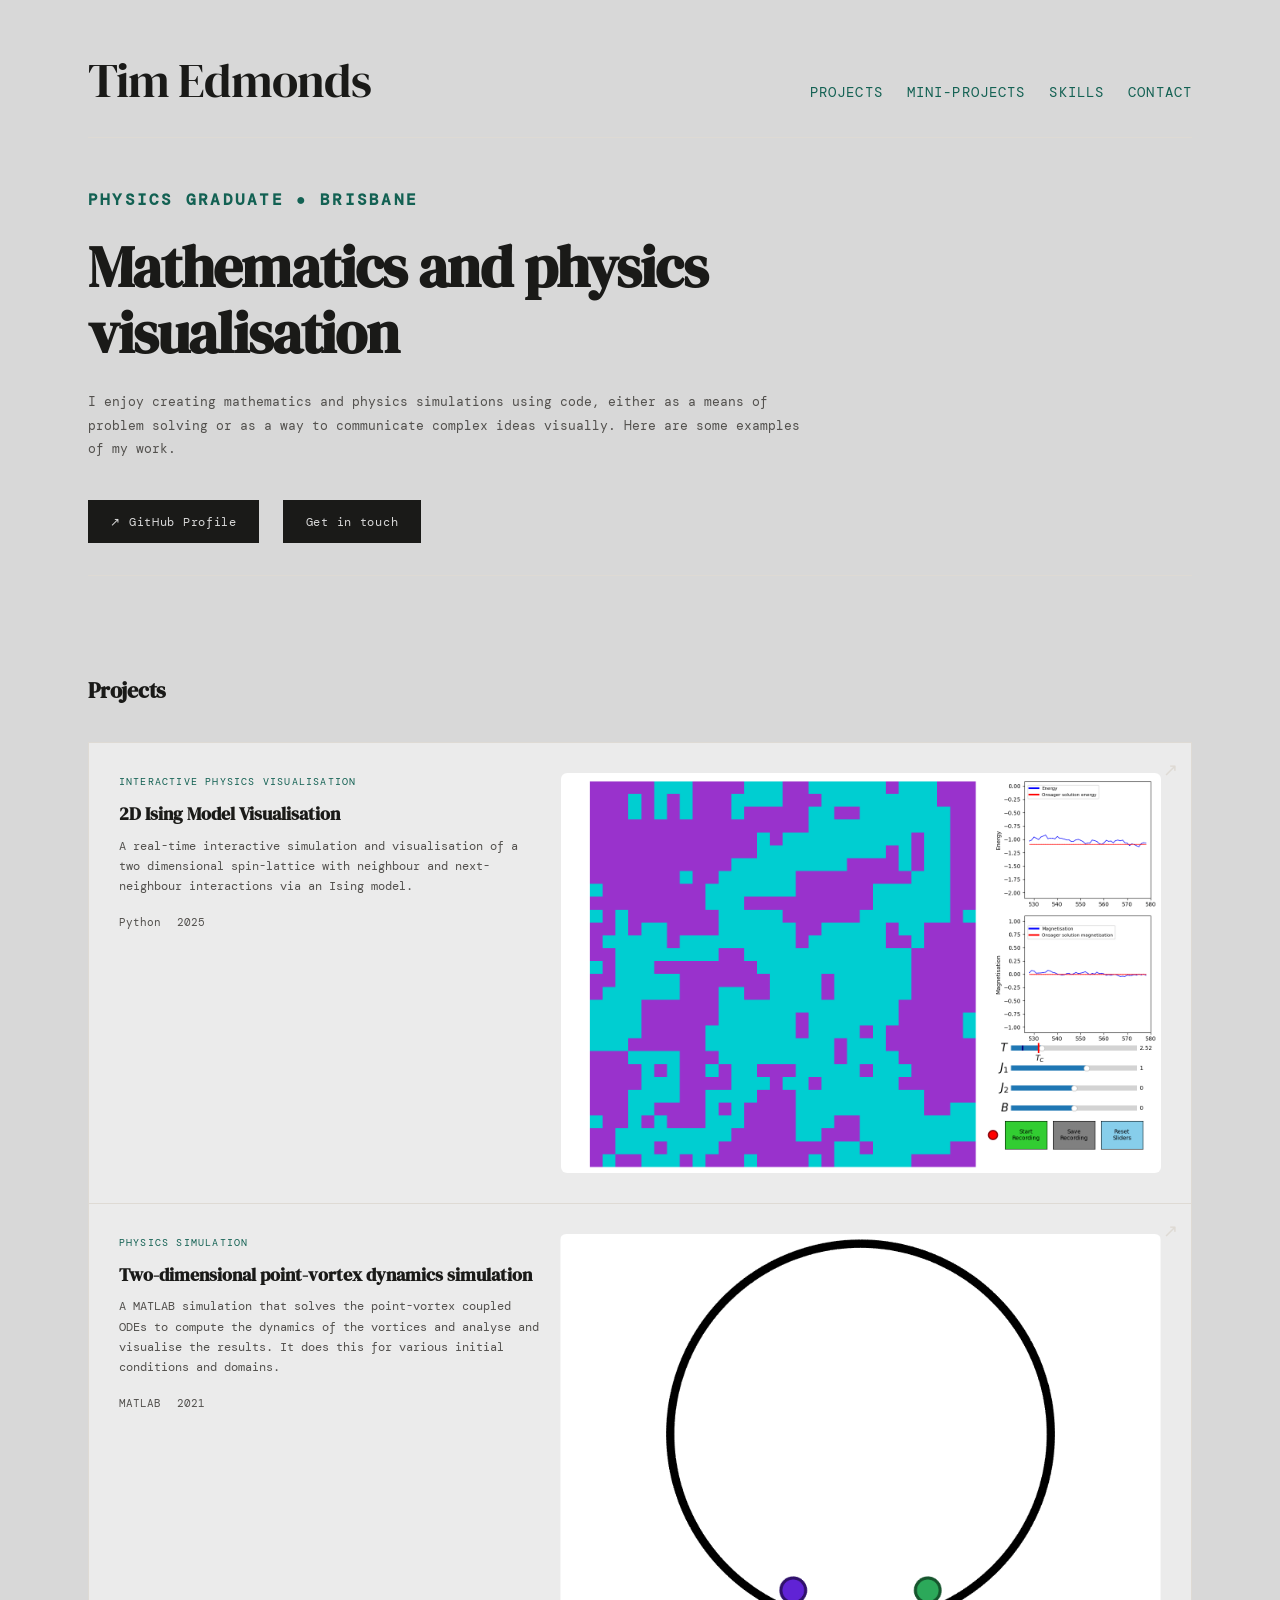
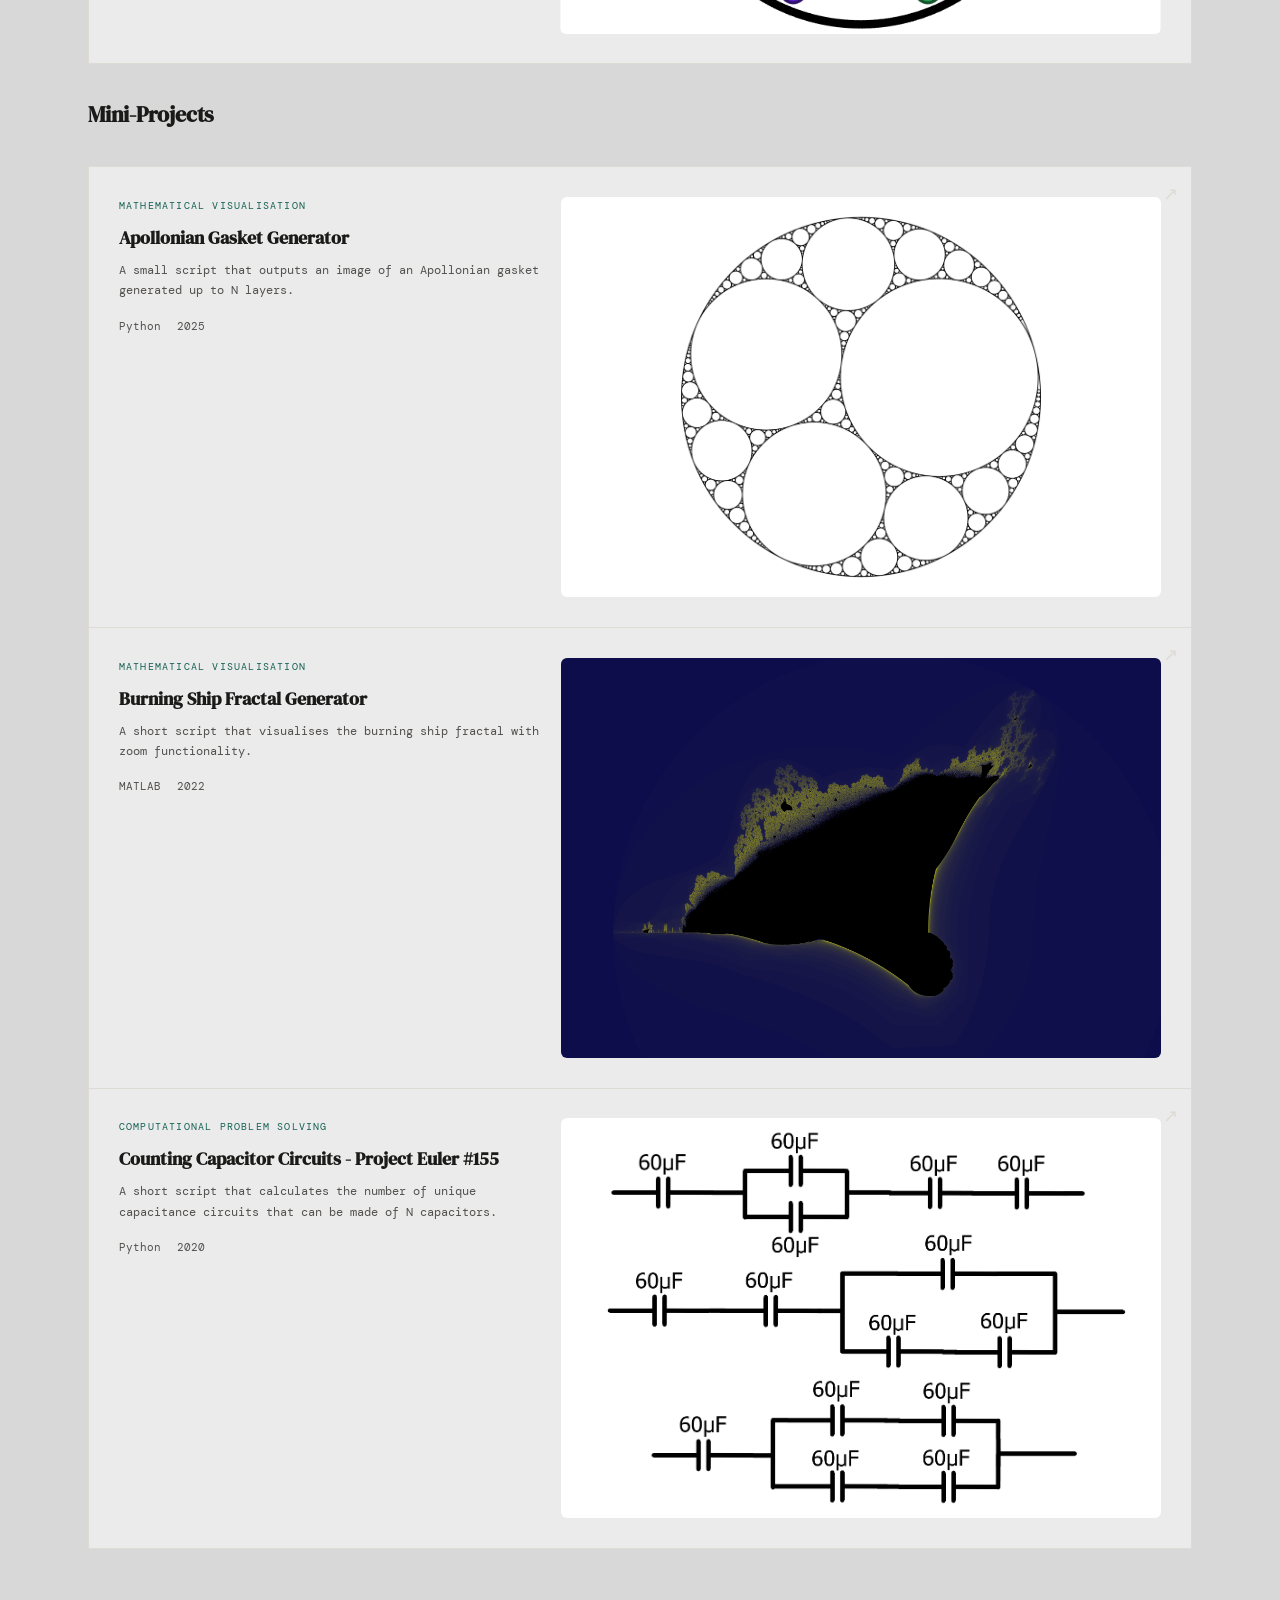
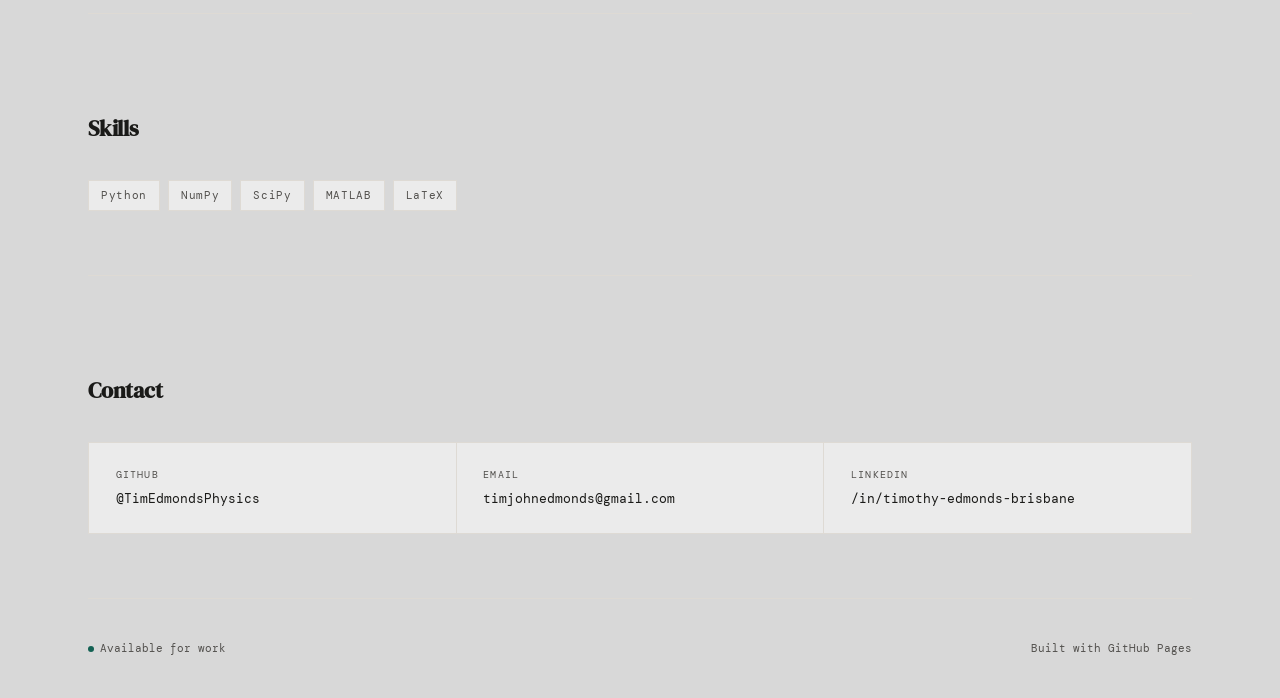
<file: index.html>
<!DOCTYPE html>
<html lang="en">
<head>
  <meta charset="UTF-8" />
  <meta name="viewport" content="width=device-width, initial-scale=1.0" />
  <title>Tim Edmonds - Portfolio</title>
  <link rel="icon" type="image/svg+xml" sizes="any" href="/favicon.svg">
  <link rel="preconnect" href="https://fonts.googleapis.com" />
  <link rel="preconnect" href="https://fonts.gstatic.com" crossorigin />
  <link href="https://fonts.googleapis.com/css2?family=DM+Serif+Display:ital@0;1&family=DM+Mono:wght@300;400&display=swap" rel="stylesheet" />
  <link rel="stylesheet" href="style.css" />
</head>
<body>

  <div class="container">

    <!-- Header -->
    <header>
      <div class="header-inner">
        <div class="site-name">Tim Edmonds</div>
        <nav>
          <a href="#projects">Projects</a>
          <a href="#miniprojects">Mini-Projects</a>
          <a href="#skills">Skills</a>
          <a href="#contact">Contact</a>
        </nav>
      </div>
    </header>

    <!-- Hero -->
    <section class="hero" id="home">
      <p class="hero-label">Physics Graduate ● Brisbane</p>
      <h1>Mathematics and physics visualisation</h1>
      <p>
        I enjoy creating mathematics and physics simulations using code,
        either as a means of problem solving or as a way to communicate complex ideas visually.
        Here are some examples of my work.
      </p>
      <div class="cta-row">
        <a href="https://github.com/TimEdmondsPhysics" class="btn" target="_blank">
          ↗ GitHub Profile
        </a>
        <a href="#contact" class="btn">Get in touch</a>
      </div>
    </section>

    <!-- Projects -->
    <section class="section" >
      <div class="section-header" id="projects">
        <h2 class="section-title">Projects</h2>
      </div>

      <div class="projects-grid">

        <a href="https://timedmondsphysics.github.io/2DIsingModel.html" class="project-card" target="_blank">
          <div>
            <p class="project-tag">Interactive Physics Visualisation</p>
            <h3 class="project-name">2D Ising Model Visualisation</h3>
            <p class="project-desc">A real-time interactive simulation and visualisation of a two dimensional spin-lattice
              with neighbour and next-neighbour interactions via an Ising model.</p>
            <div class="project-meta">
              <span>Python</span>
              <span>2025</span>
            </div>
          </div>
          <div class="project-images">
            <img src="./media/ising_model/ising_model_gif.gif" alt="Ising model screenshot" />
          </div>
          <span class="project-arrow">↗</span>
        </a>

        <a href="https://timedmondsphysics.github.io/2DPointVortexModel.html" class="project-card" target="_blank">
          <div>
            <p class="project-tag">Physics Simulation</p>
            <h3 class="project-name">Two-dimensional point-vortex dynamics simulation</h3>
            <p class="project-desc">A MATLAB simulation that solves the point-vortex coupled ODEs to compute the dynamics of the
              vortices and analyse and visualise the results. It does this for various initial conditions and domains.
            </p>
            <div class="project-meta">
              <span>MATLAB</span>
              <span>2021</span>
            </div>
          </div>
          <div class="project-images">
            <img src="./media/point_vortex_model/animationExampleCircle.gif" alt="Two vortex solution" />
          </div>
          <span class="project-arrow">↗</span>
        </a>

      </div>

      <div class="section-header">
        <h2 class="section-title" id="miniprojects">Mini-Projects</h2>
      </div>
      <div class="projects-grid">

        <a href="https://timedmondsphysics.github.io/ApollonianGasket.html" class="project-card" target="_blank">
          <div>
            <p class="project-tag">Mathematical Visualisation</p>
            <h3 class="project-name">Apollonian Gasket Generator</h3>
            <p class="project-desc">A small script that outputs an image of an Apollonian gasket generated up to N layers.</p>
            <div class="project-meta">
              <span>Python</span>
              <span>2025</span>
            </div>
          </div>
          <div class="project-images">
            <img src="./media/apollonian_gasket/gasket_example.png" alt="Apollonian Gasket Example" />
          </div>
          <span class="project-arrow">↗</span>
        </a>

        <a href="https://timedmondsphysics.github.io/BurningShipFractal.html" class="project-card" target="_blank">
          <div>
            <p class="project-tag">Mathematical Visualisation</p>
            <h3 class="project-name">Burning Ship Fractal Generator</h3>
            <p class="project-desc">A short script that visualises the burning ship fractal with zoom functionality.</p>
            <div class="project-meta">
              <span>MATLAB</span>
              <span>2022</span>
            </div>
          </div>
          <div class="project-images">
            <img src="./media/burning_ship/ship_1.png" alt="Burning Ship Fractal" />
          </div>
          <span class="project-arrow">↗</span>
        </a>

        <a href="https://timedmondsphysics.github.io/ProjEuler_Capacitors.html" class="project-card" target="_blank">
          <div>
            <p class="project-tag">Computational Problem Solving</p>
            <h3 class="project-name">Counting Capacitor Circuits - Project Euler #155</h3>
            <p class="project-desc">A short script that calculates the number of unique capacitance circuits that can be made of N capacitors.</p>
            <div class="project-meta">
              <span>Python</span>
              <span>2020</span>
            </div>
          </div>
          <div class="project-images">
            <img src="./media/capacitor/capacitor_circuit.png" alt="Capacitor circuit" />
          </div>
          <span class="project-arrow">↗</span>
        </a>

      </div>
    </section>

    <!-- Skills -->
    <section class="section" id="skills">
      <div class="section-header">
        <h2 class="section-title">Skills</h2>
      </div>
      <div class="skills-list">
        <span class="skill-tag">Python</span>
        <span class="skill-tag">NumPy</span>
        <span class="skill-tag">SciPy</span>
        <span class="skill-tag">MATLAB</span>
        <span class="skill-tag">LaTeX</span>
      </div>
    </section>

    <!-- Contact -->
    <section class="section" id="contact">
      <div class="section-header">
        <h2 class="section-title">Contact</h2>
      </div>
      <div class="contact-grid">
        <a href="https://github.com/TimEdmondsPhysics" class="contact-item" target="_blank">
          <p class="contact-item-label">GitHub</p>
          <p class="contact-item-value">@TimEdmondsPhysics</p>
        </a>
        <a href="mailto:timjohnedmonds@gmail.com" class="contact-item">
          <p class="contact-item-label">Email</p>
          <p class="contact-item-value">timjohnedmonds@gmail.com</p>
        </a>
        <a href="https://www.linkedin.com/in/timothy-edmonds-brisbane/" class="contact-item" target="_blank">
          <p class="contact-item-label">LinkedIn</p>
          <p class="contact-item-value">/in/timothy-edmonds-brisbane</p>
        </a>
      </div>
    </section>

    <!-- Footer -->
    <footer>
      <p><span class="footer-dot"></span>Available for work</p>
      <p>Built with GitHub Pages</p>
    </footer>

  </div>

</body>
</html>
</file>
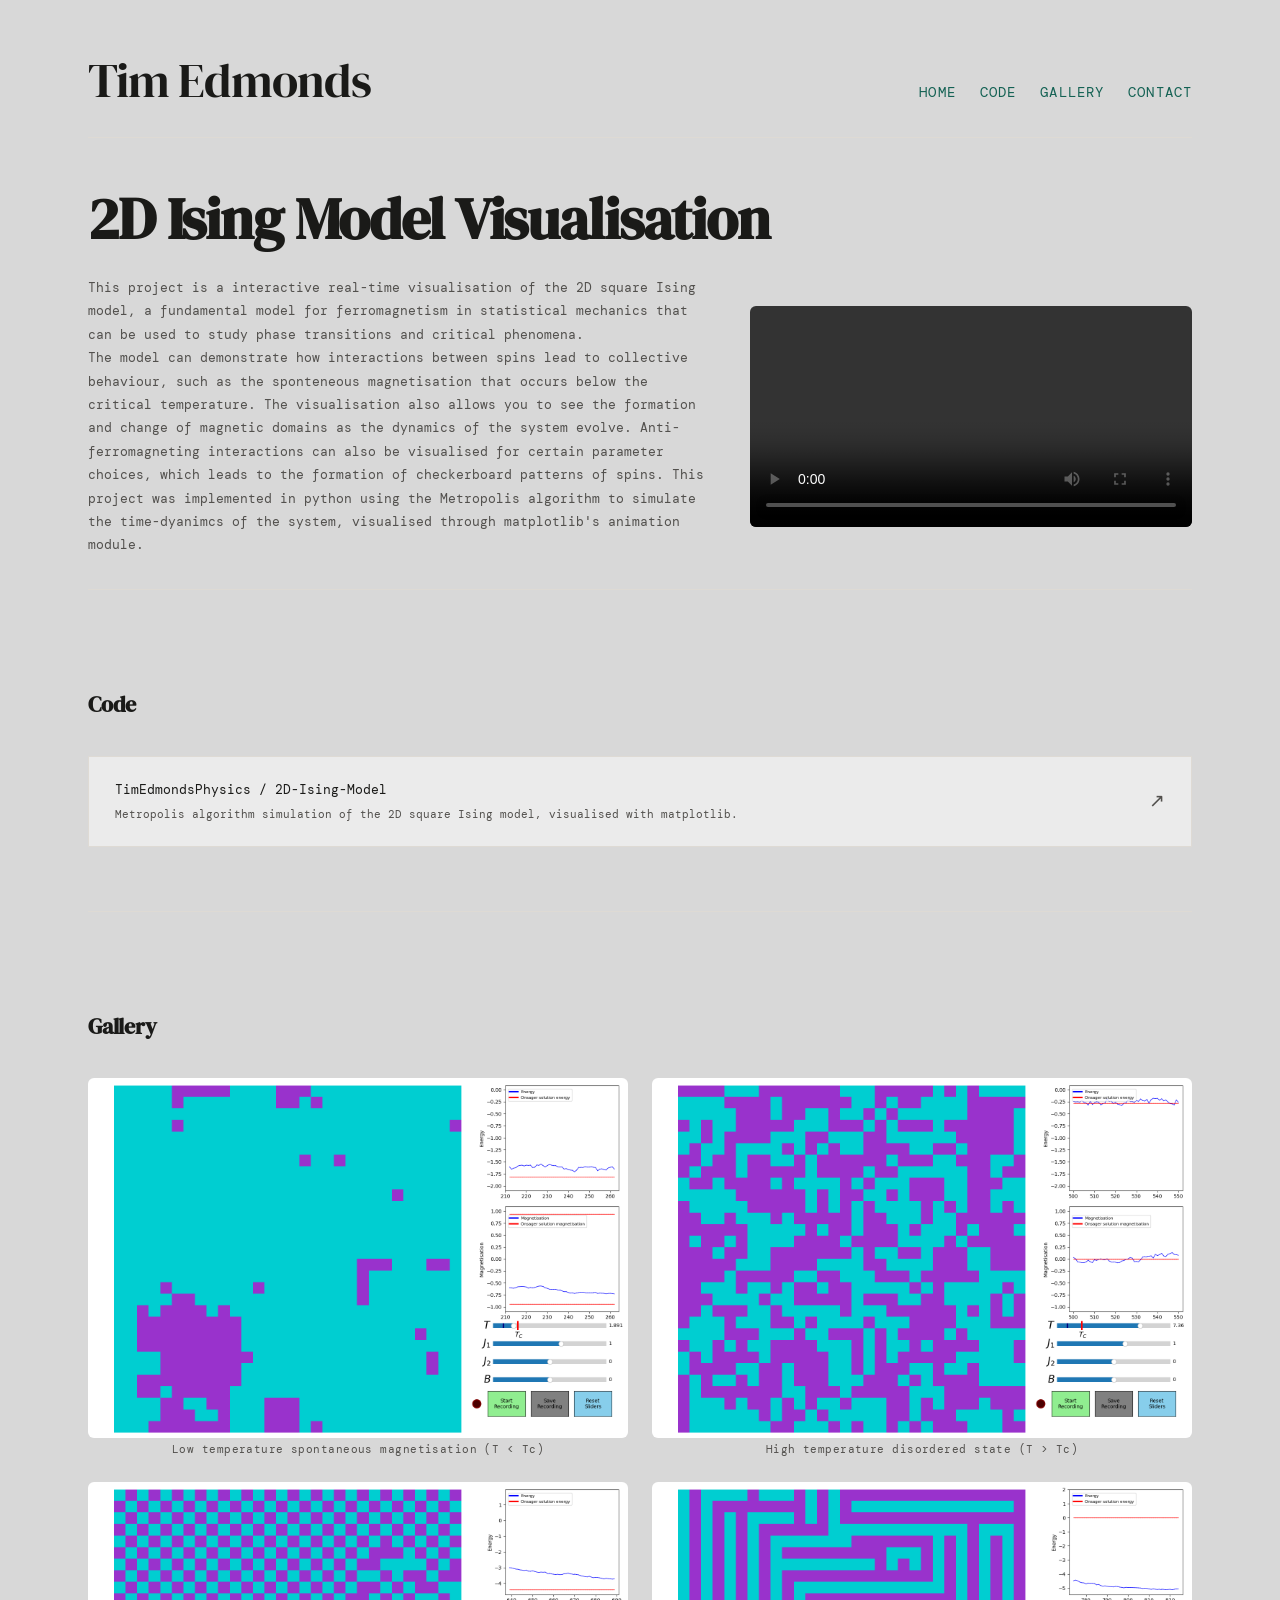
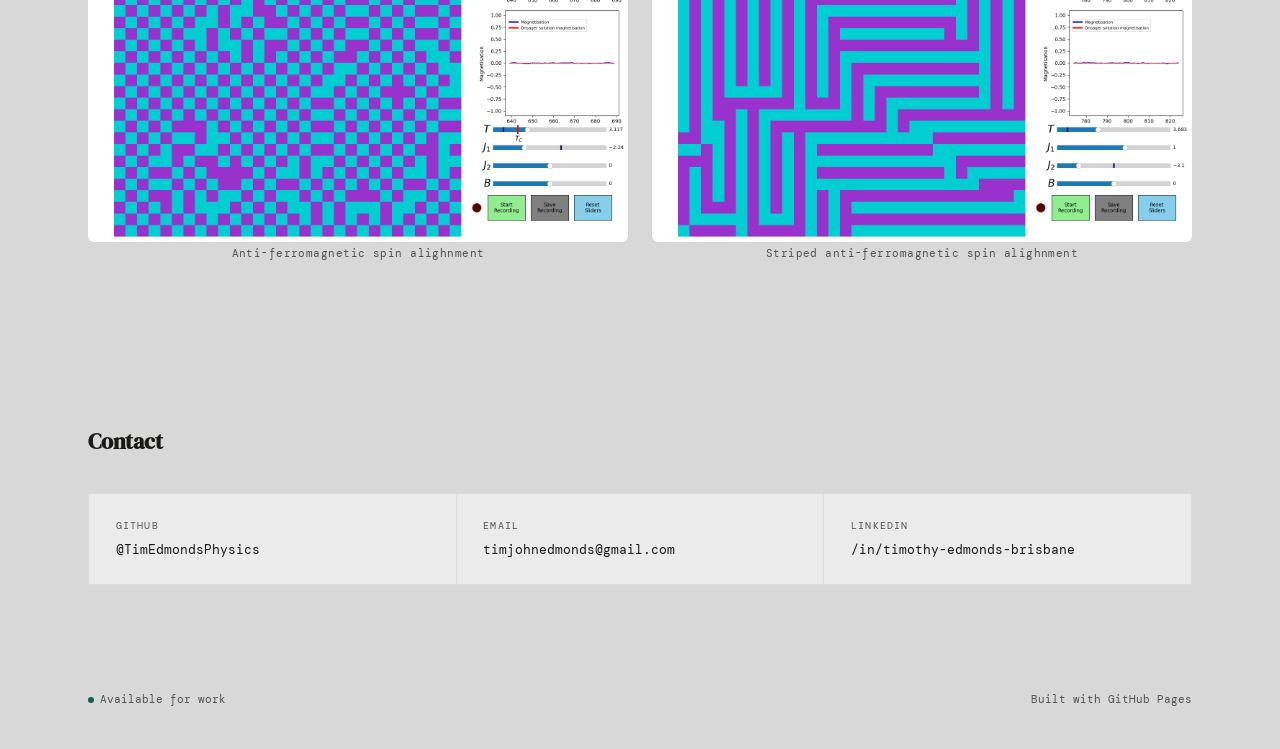
<file: 2DIsingModel.html>
<!DOCTYPE html>
<html lang="en">
<head>
  <meta charset="UTF-8" />
  <meta name="viewport" content="width=device-width, initial-scale=1.0" />
  <title>Tim Edmonds - 2D Spin Lattice</title>
  <link rel="icon" type="image/svg+xml" sizes="any" href="/favicon.svg">
  <link rel="preconnect" href="https://fonts.googleapis.com" />
  <link rel="preconnect" href="https://fonts.gstatic.com" crossorigin />
  <link href="https://fonts.googleapis.com/css2?family=DM+Serif+Display:ital@0;1&family=DM+Mono:wght@300;400&display=swap" rel="stylesheet" />
  <link rel="stylesheet" href="style.css" />
</head>
<body>

  <div class="container">

    <!-- Header -->
    <header>
      <div class="header-inner">
        <a href="https://timedmondsphysics.github.io/" style="text-decoration: none; color: inherit;" class="site-name">Tim Edmonds</a>
        <nav>
          <a href="https://timedmondsphysics.github.io/">Home</a>
          <a href="#code">Code</a>
          <a href="#gallery">Gallery</a>
          <a href="#contact">Contact</a>
        </nav>
      </div>
    </header>

    <!-- Hero -->
    <section class="hero" id="home">
      <h1>2D Ising Model Visualisation</h1>
      <div class="description-content">
      <p>
        This project is a interactive real-time visualisation of the 2D square Ising model, a fundamental model for ferromagnetism in statistical mechanics that can be used to study phase transitions and critical phenomena.<br>
        The model can demonstrate how interactions between spins lead to collective behaviour, such as the sponteneous magnetisation that occurs below the critical temperature. The visualisation also allows you to see the
        formation and change of magnetic domains as the dynamics of the system evolve. Anti-ferromagneting interactions can also be visualised for certain parameter choices, which leads to the formation of checkerboard patterns of spins.
        This project was implemented in python using the Metropolis algorithm to simulate the time-dyanimcs of the system, visualised through matplotlib's animation module.
      </p>
        <div class="project-images">
          <video controls>
            <source src="./media/ising_model/recording1.mp4" type="video/mp4" />
            Your browser does not support the video tag.
          </video>
        </div>
      </div>
    </section>

    <section class="section" id="code">
      <div class="section-header">
        <h2 class="section-title">Code</h2>
      </div>
      <a href="https://github.com/TimEdmondsPhysics/2DIsingModel" class="repo-link" target="_blank">
        <div>
          <p class="repo-link-title">TimEdmondsPhysics / 2D-Ising-Model</p>
          <p class="repo-link-desc">Metropolis algorithm simulation of the 2D square Ising model, visualised with matplotlib.</p>
        </div>
        <span class="repo-link-arrow">↗</span>
      </a>
    </section>

    <section class="section" id="gallery">
      <div class="section-header">
        <h2 class="section-title">Gallery</h2>
      </div>
      <div class="gallery-grid">
        <figure class="gallery-item">
          <img src="./media/ising_model/ising_model_1.png" alt="Low temperature state" />
          <figcaption>Low temperature spontaneous magnetisation (T < Tc)</figcaption>
        </figure>

        <figure class="gallery-item">
          <img src="./media/ising_model/ising_model_2.png" alt="High temperature state" />
          <figcaption>High temperature disordered state (T > Tc)</figcaption>
        </figure>

        <figure class="gallery-item">
          <img src="./media/ising_model/ising_model_3.png" alt="Antiferromagnetism" />
          <figcaption>Anti-ferromagnetic spin alighnment</figcaption>
        </figure>

        <figure class="gallery-item">
          <img src="./media/ising_model/ising_model_4.png" alt="Striped Antiferromagnetism" />
          <figcaption>Striped anti-ferromagnetic spin alighnment</figcaption>
        </figure>
      </div>
    </section>

    <!-- Contact -->
    <section class="section" id="contact">
      <div class="section-header">
        <h2 class="section-title">Contact</h2>
      </div>
      <div class="contact-grid">
        <a href="https://github.com/TimEdmondsPhysics" class="contact-item" target="_blank">
          <p class="contact-item-label">GitHub</p>
          <p class="contact-item-value">@TimEdmondsPhysics</p>
        </a>
        <a href="mailto:timjohnedmonds@gmail.com" class="contact-item">
          <p class="contact-item-label">Email</p>
          <p class="contact-item-value">timjohnedmonds@gmail.com</p>
        </a>
        <a href="https://www.linkedin.com/in/timothy-edmonds-brisbane/" class="contact-item" target="_blank">
          <p class="contact-item-label">LinkedIn</p>
          <p class="contact-item-value">/in/timothy-edmonds-brisbane</p>
        </a>
      </div>
    </section>

    <!-- Footer -->
    <footer>
      <p><span class="footer-dot"></span>Available for work</p>
      <p>Built with GitHub Pages</p>
    </footer>

  </div>

</body>
</html>
</file>
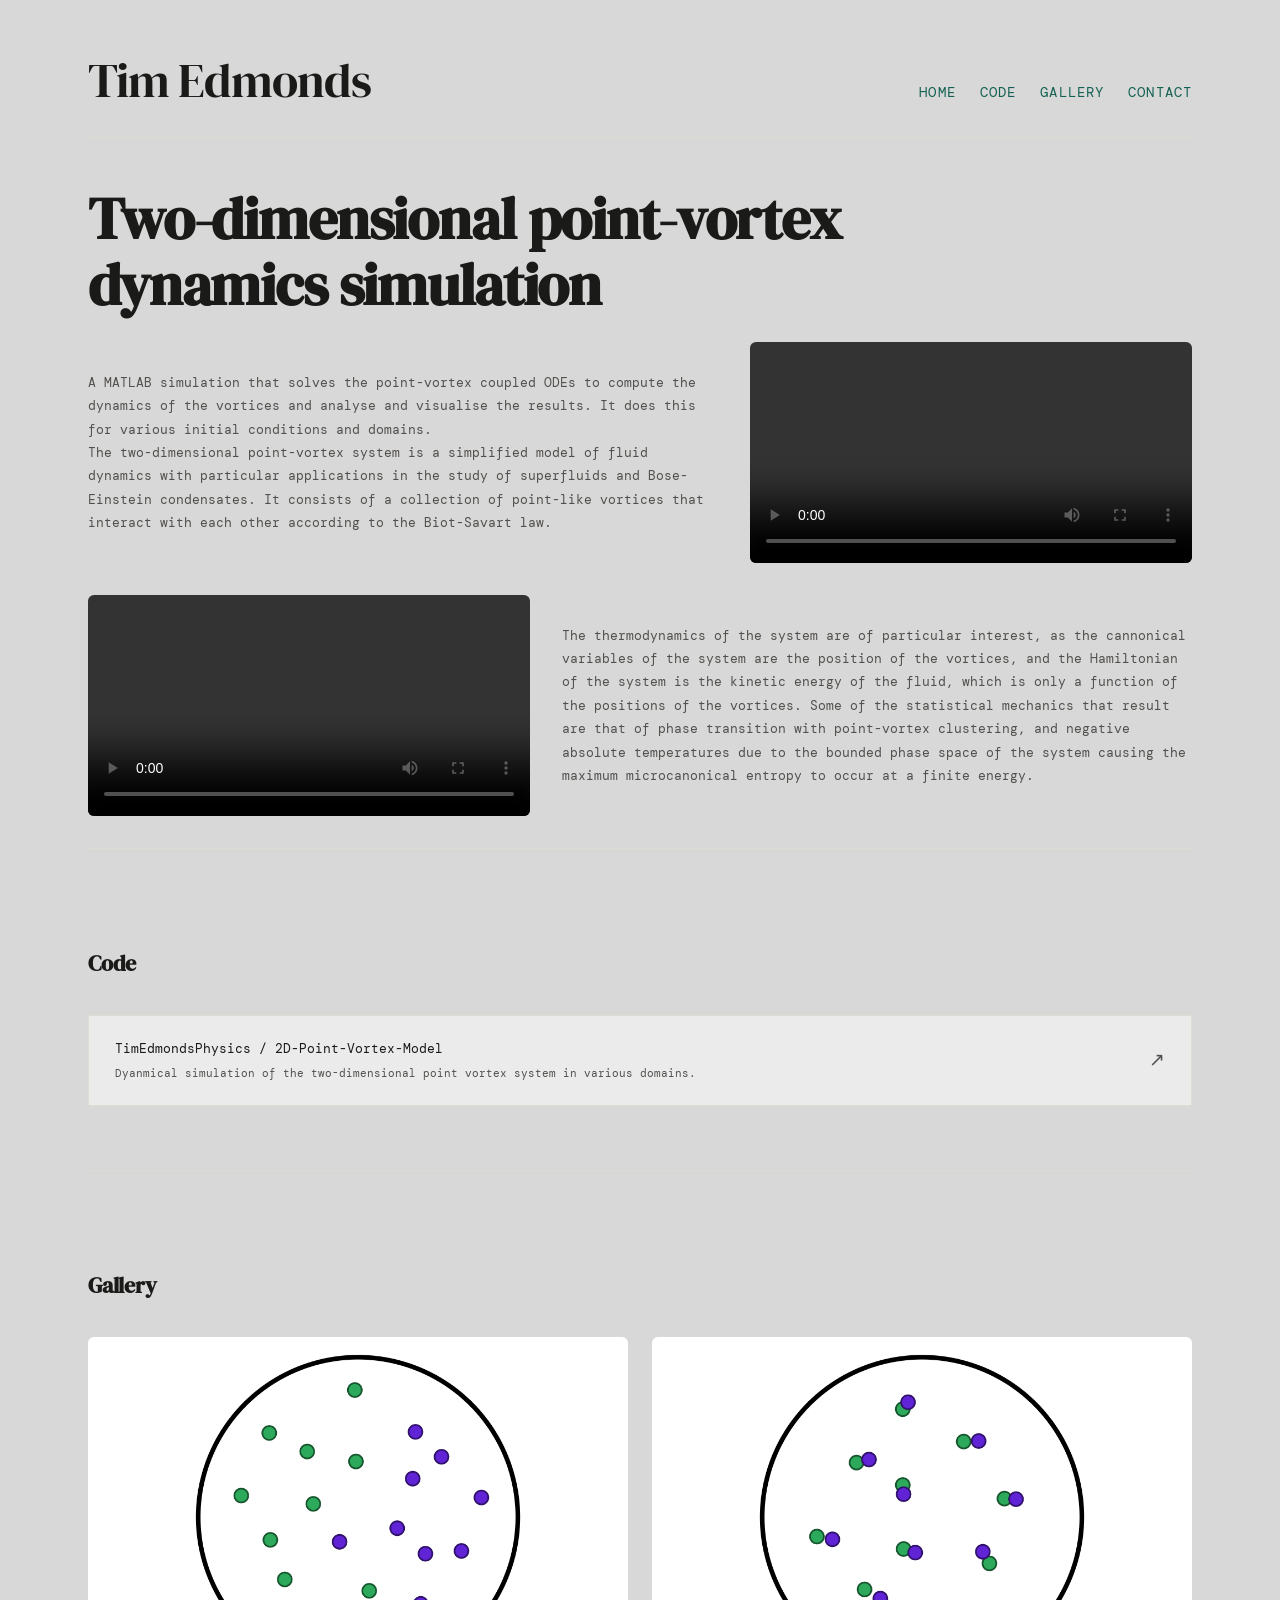
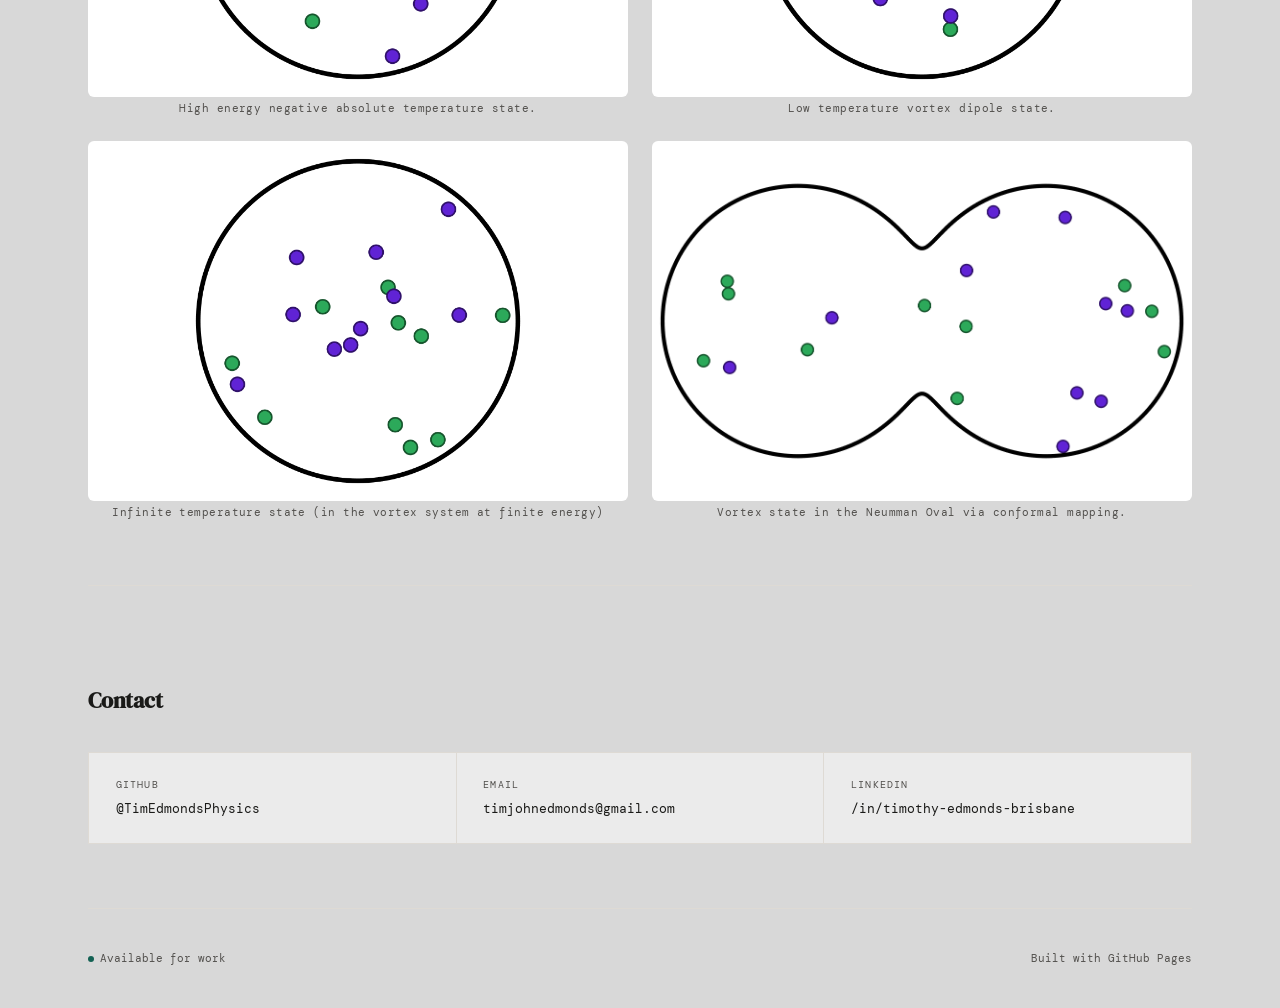
<file: 2DPointVortexModel.html>
<!DOCTYPE html>
<html lang="en">
<head>
  <meta charset="UTF-8" />
  <meta name="viewport" content="width=device-width, initial-scale=1.0" />
  <title>Tim Edmonds - 2D Point Vortices</title>
  <link rel="icon" type="image/svg+xml" sizes="any" href="/favicon.svg">
  <link rel="preconnect" href="https://fonts.googleapis.com" />
  <link rel="preconnect" href="https://fonts.gstatic.com" crossorigin />
  <link href="https://fonts.googleapis.com/css2?family=DM+Serif+Display:ital@0;1&family=DM+Mono:wght@300;400&display=swap" rel="stylesheet" />
  <link rel="stylesheet" href="style.css" />
</head>
<body>

  <div class="container">

    <!-- Header -->
    <header>
      <div class="header-inner">
        <a href="https://timedmondsphysics.github.io/" style="text-decoration: none; color: inherit;" class="site-name">Tim Edmonds</a>
        <nav>
          <a href="https://timedmondsphysics.github.io/">Home</a>
          <a href="#code">Code</a>
          <a href="#gallery">Gallery</a>
          <a href="#contact">Contact</a>
        </nav>
      </div>
    </header>

    <!-- Hero -->
    <section class="hero" id="home">
      <h1>Two-dimensional point-vortex dynamics simulation</h1>
      <div class="description-content">
      <p>
        A MATLAB simulation that solves the point-vortex coupled ODEs to compute the dynamics of the
        vortices and analyse and visualise the results. It does this for various initial conditions and domains.<br>
        The two-dimensional point-vortex system is a simplified model of fluid dynamics with particular applications in the study of superfluids and Bose-Einstein condensates.
        It consists of a collection of point-like vortices that interact with each other according to the Biot-Savart law.
      </p>
        <div class="project-images">
          <video controls>
            <source src="./media/point_vortex_model/Animationexample_compressed.mp4" type="video/mp4" />
            Your browser does not support the video tag.
          </video>
        </div>
      </div>
      <div class="description-content">
        <div class="project-images">
          <video controls>
            <source src="./media/point_vortex_model/Animationexamplenoval_compressed.mp4" type="video/mp4" />
            Your browser does not support the video tag.
          </video>
        </div>
        <p>
          The thermodynamics of the system are of particular interest, as the cannonical variables of the system are
          the position of the vortices, and the Hamiltonian of the system is the kinetic energy of the fluid, which is only a function of the positions of the vortices. Some of the statistical mechanics that result are that of phase transition with point-vortex clustering,
          and negative absolute temperatures due to the bounded phase space of the system causing the maximum microcanonical entropy to occur at a finite energy.
        </p>
      </div>
      
    </section>

    <section class="section" id="code">
      <div class="section-header">
        <h2 class="section-title">Code</h2>
      </div>
      <a href="https://github.com/TimEdmondsPhysics/2DPointVortexModel" class="repo-link" target="_blank">
        <div>
          <p class="repo-link-title">TimEdmondsPhysics / 2D-Point-Vortex-Model</p>
          <p class="repo-link-desc">Dyanmical simulation of the two-dimensional point vortex system in various domains.</p>
        </div>
        <span class="repo-link-arrow">↗</span>
      </a>
    </section>

    <section class="section" id="gallery">
      <div class="section-header">
        <h2 class="section-title">Gallery</h2>
      </div>
      <div class="gallery-grid">
        <figure class="gallery-item">
          <img src="./media/point_vortex_model/Figure_1.png" alt="Negative temperature state" />
          <figcaption>High energy negative absolute temperature state.</figcaption>
        </figure>

        <figure class="gallery-item">
          <img src="./media/point_vortex_model/Figure_2.png" alt="Low temperature state" />
          <figcaption>Low temperature vortex dipole state.</figcaption>
        </figure>

        <figure class="gallery-item">
          <img src="./media/point_vortex_model/Figure_3.png" alt="Infinite temperature state" />
          <figcaption>Infinite temperature state (in the vortex system at finite energy)</figcaption>
        </figure>

        <figure class="gallery-item">
          <img src="./media/point_vortex_model/Figure_4.png" alt="Vortex state in the Neumann Oval" />
          <figcaption>Vortex state in the Neumman Oval via conformal mapping.</figcaption>
        </figure>
      </div>
    </section>

    <!-- Contact -->
    <section class="section" id="contact">
      <div class="section-header">
        <h2 class="section-title">Contact</h2>
      </div>
      <div class="contact-grid">
        <a href="https://github.com/TimEdmondsPhysics" class="contact-item" target="_blank">
          <p class="contact-item-label">GitHub</p>
          <p class="contact-item-value">@TimEdmondsPhysics</p>
        </a>
        <a href="mailto:timjohnedmonds@gmail.com" class="contact-item">
          <p class="contact-item-label">Email</p>
          <p class="contact-item-value">timjohnedmonds@gmail.com</p>
        </a>
        <a href="https://www.linkedin.com/in/timothy-edmonds-brisbane/" class="contact-item" target="_blank">
          <p class="contact-item-label">LinkedIn</p>
          <p class="contact-item-value">/in/timothy-edmonds-brisbane</p>
        </a>
      </div>
    </section>

    <!-- Footer -->
    <footer>
      <p><span class="footer-dot"></span>Available for work</p>
      <p>Built with GitHub Pages</p>
    </footer>

  </div>

</body>
</html>
</file>
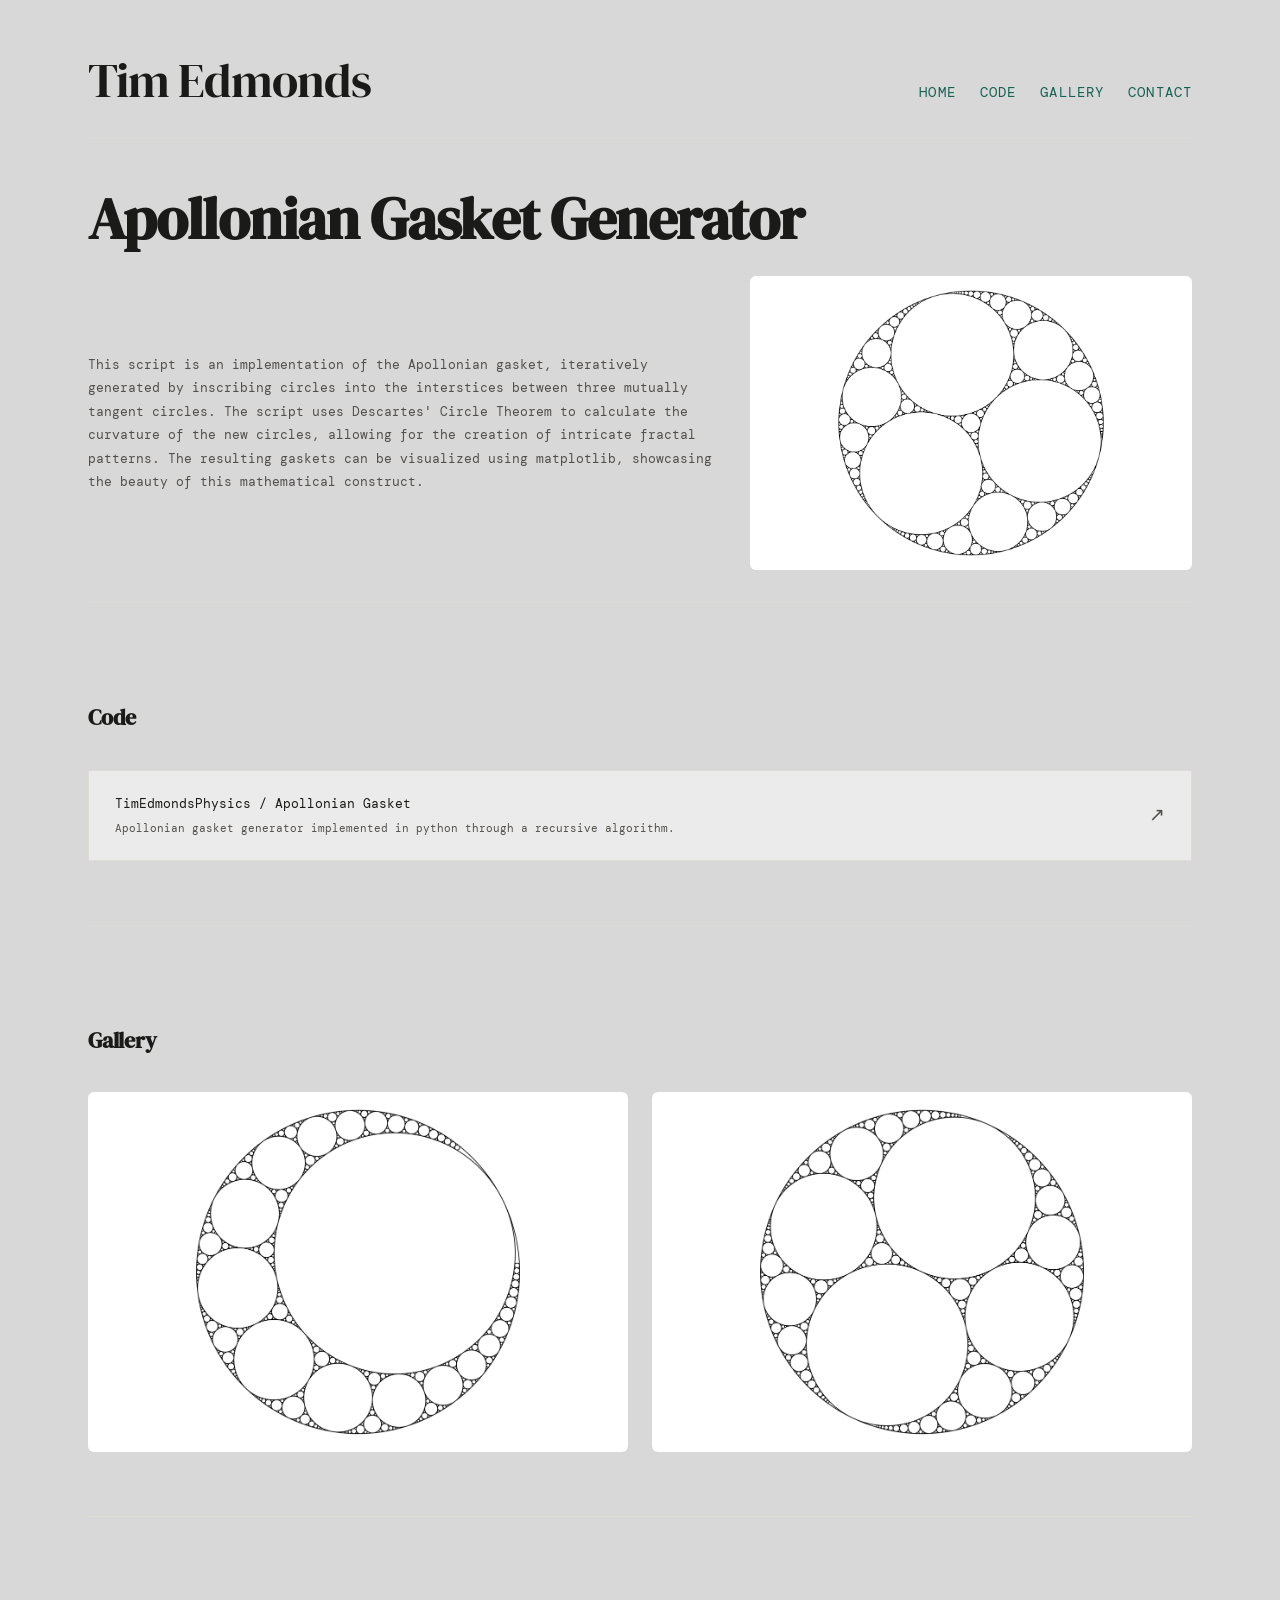
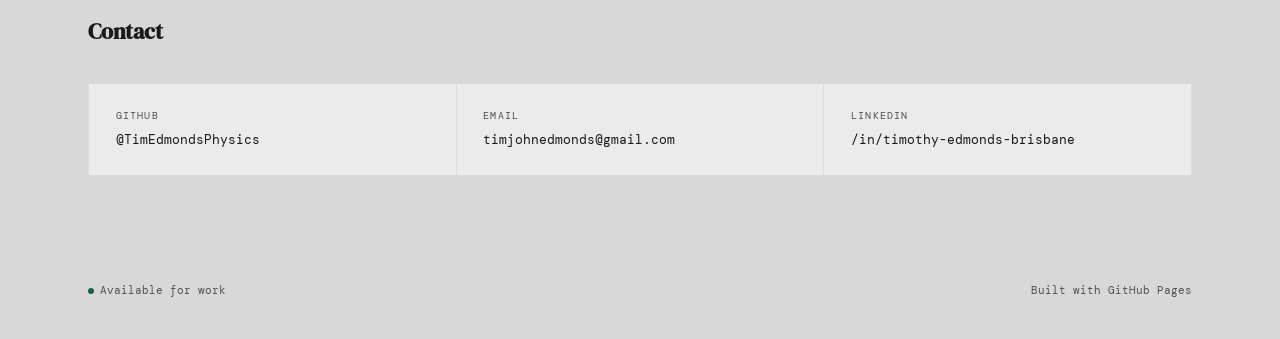
<file: ApollonianGasket.html>
<!DOCTYPE html>
<html lang="en">
<head>
  <meta charset="UTF-8" />
  <meta name="viewport" content="width=device-width, initial-scale=1.0" />
  <title>Tim Edmonds - Apollonian Gasket</title>
  <link rel="icon" type="image/svg+xml" sizes="any" href="/favicon.svg">
  <link rel="preconnect" href="https://fonts.googleapis.com" />
  <link rel="preconnect" href="https://fonts.gstatic.com" crossorigin />
  <link href="https://fonts.googleapis.com/css2?family=DM+Serif+Display:ital@0;1&family=DM+Mono:wght@300;400&display=swap" rel="stylesheet" />
  <link rel="stylesheet" href="style.css" />
</head>
<body>

  <div class="container">

    <!-- Header -->
    <header>
      <div class="header-inner">
        <a href="https://timedmondsphysics.github.io/" style="text-decoration: none; color: inherit;" class="site-name">Tim Edmonds</a>
        <nav>
          <a href="https://timedmondsphysics.github.io/">Home</a>
          <a href="#code">Code</a>
          <a href="#gallery">Gallery</a>
          <a href="#contact">Contact</a>
        </nav>
      </div>
    </header>

    <!-- Hero -->
    <section class="hero" id="home">
      <h1>Apollonian Gasket Generator</h1>
      <div class="description-content">
      <p>
        This script is an implementation of the Apollonian gasket, iteratively generated by inscribing circles into the interstices between three mutually tangent circles. The script uses
        Descartes' Circle Theorem to calculate the curvature of the new circles, allowing for the creation of intricate fractal patterns.
        The resulting gaskets can be visualized using matplotlib, showcasing the beauty of this mathematical construct.
      </p>
        <div class="project-images">
          <img src="./media/apollonian_gasket/gasket_example_3.png" alt="Apollonian Gasket Example" class="project-image" />
        </div>
      </div>
    </section>

    <section class="section" id="code">
      <div class="section-header">
        <h2 class="section-title">Code</h2>
      </div>
      <a href="https://github.com/TimEdmondsPhysics/2DIsingModel" class="repo-link" target="_blank">
        <div>
          <p class="repo-link-title">TimEdmondsPhysics / Apollonian Gasket</p>
          <p class="repo-link-desc">Apollonian gasket generator implemented in python through a recursive algorithm.</p>
        </div>
        <span class="repo-link-arrow">↗</span>
      </a>
    </section>

    <section class="section" id="gallery">
      <div class="section-header">
        <h2 class="section-title">Gallery</h2>
      </div>
      <div class="gallery-grid">
        <figure class="gallery-item">
          <img src="./media/apollonian_gasket/gasket_example_2.png" alt="Apollonian Gasket Example" />
        </figure>

        <figure class="gallery-item">
          <img src="./media/apollonian_gasket/gasket_example_4.png" alt="Apollonian Gasket Example" />
        </figure>
      </div>
    </section>

    <!-- Contact -->
    <section class="section" id="contact">
      <div class="section-header">
        <h2 class="section-title">Contact</h2>
      </div>
      <div class="contact-grid">
        <a href="https://github.com/timedmondsphysics/timedmondsphysics.github.io/blob/main/ApollonianGasket.py" class="contact-item" target="_blank">
          <p class="contact-item-label">GitHub</p>
          <p class="contact-item-value">@TimEdmondsPhysics</p>
        </a>
        <a href="mailto:timjohnedmonds@gmail.com" class="contact-item">
          <p class="contact-item-label">Email</p>
          <p class="contact-item-value">timjohnedmonds@gmail.com</p>
        </a>
        <a href="https://www.linkedin.com/in/timothy-edmonds-brisbane/" class="contact-item" target="_blank">
          <p class="contact-item-label">LinkedIn</p>
          <p class="contact-item-value">/in/timothy-edmonds-brisbane</p>
        </a>
      </div>
    </section>

    <!-- Footer -->
    <footer>
      <p><span class="footer-dot"></span>Available for work</p>
      <p>Built with GitHub Pages</p>
    </footer>

  </div>

</body>
</html>
</file>
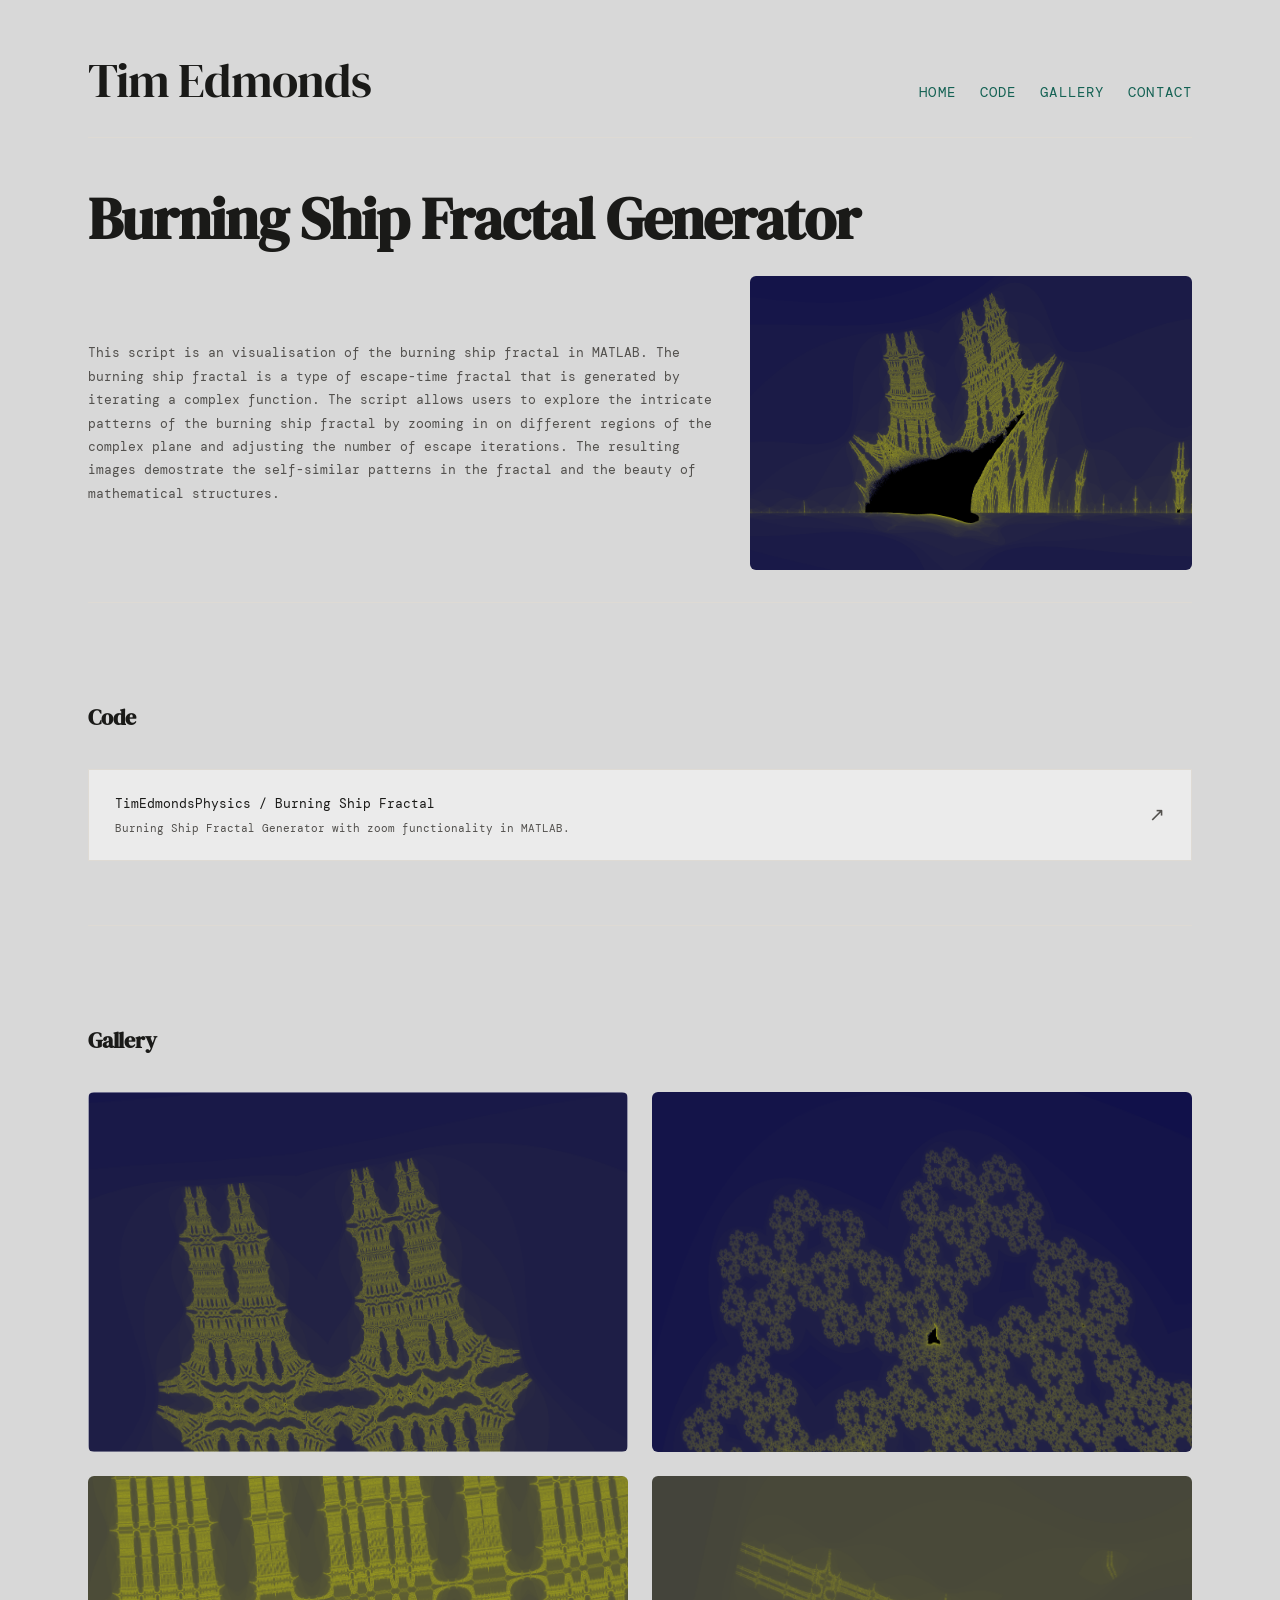
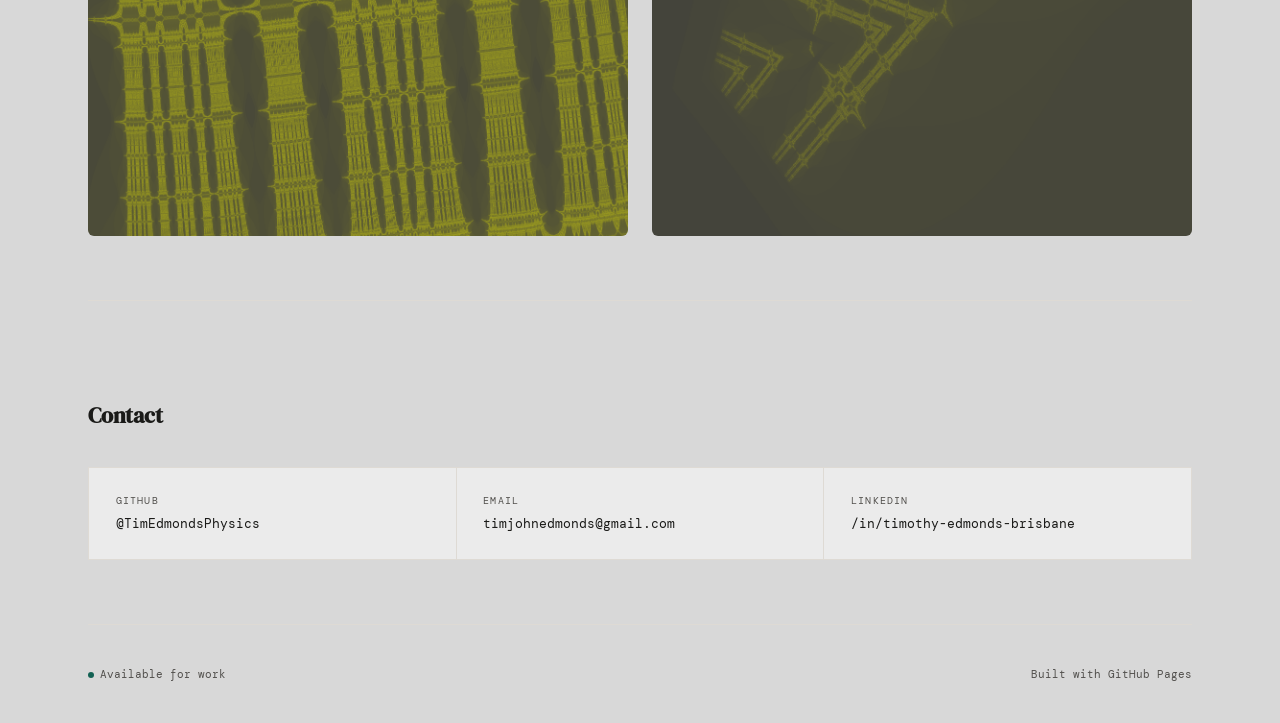
<file: BurningShipFractal.html>
<!DOCTYPE html>
<html lang="en">
<head>
  <meta charset="UTF-8" />
  <meta name="viewport" content="width=device-width, initial-scale=1.0" />
  <title>Tim Edmonds - Burning Ship Fractal</title>
  <link rel="icon" type="image/svg+xml" sizes="any" href="/favicon.svg">
  <link rel="preconnect" href="https://fonts.googleapis.com" />
  <link rel="preconnect" href="https://fonts.gstatic.com" crossorigin />
  <link href="https://fonts.googleapis.com/css2?family=DM+Serif+Display:ital@0;1&family=DM+Mono:wght@300;400&display=swap" rel="stylesheet" />
  <link rel="stylesheet" href="style.css" />
</head>
<body>

  <div class="container">

    <!-- Header -->
    <header>
      <div class="header-inner">
        <a href="https://timedmondsphysics.github.io/" style="text-decoration: none; color: inherit;" class="site-name">Tim Edmonds</a>
        <nav>
          <a href="https://timedmondsphysics.github.io/">Home</a>
          <a href="#code">Code</a>
          <a href="#gallery">Gallery</a>
          <a href="#contact">Contact</a>
        </nav>
      </div>
    </header>

    <!-- Hero -->
    <section class="hero" id="home">
      <h1>Burning Ship Fractal Generator</h1>
      <div class="description-content">
      <p>
        This script is an visualisation of the burning ship fractal in MATLAB. The burning ship fractal is a type of escape-time fractal that is generated by iterating a complex function.
        The script allows users to explore the intricate patterns of the burning ship fractal by zooming in on different regions of the complex plane and adjusting the number of escape iterations.
        The resulting images demostrate the self-similar patterns in the fractal and the beauty of mathematical structures.
      </p>
        <div class="project-images">
          <img src="./media/burning_ship/ship_2.png" alt="Apollonian Gasket Example" class="project-image" />
        </div>
      </div>
    </section>

    <section class="section" id="code">
      <div class="section-header">
        <h2 class="section-title">Code</h2>
      </div>
      <a href="https://github.com/timedmondsphysics/timedmondsphysics.github.io/blob/main/genFractalShip.m" class="repo-link" target="_blank">
        <div>
          <p class="repo-link-title">TimEdmondsPhysics / Burning Ship Fractal</p>
          <p class="repo-link-desc">Burning Ship Fractal Generator with zoom functionality in MATLAB.</p>
        </div>
        <span class="repo-link-arrow">↗</span>
      </a>
    </section>

    <section class="section" id="gallery">
      <div class="section-header">
        <h2 class="section-title">Gallery</h2>
      </div>
      <div class="gallery-grid">
        <figure class="gallery-item">
          <img src="./media/burning_ship/ship_3.png" alt="Burning ship fractal example" />
        </figure>

        <figure class="gallery-item">
          <img src="./media/burning_ship/ship_4.png" alt="Burning ship fractal example" />
        </figure>

        <figure class="gallery-item">
          <img src="./media/burning_ship/ship_5.png" alt="Burning ship fractal example" />
        </figure>

        <figure class="gallery-item">
          <img src="./media/burning_ship/ship_6.png" alt="Burning ship fractal example" />
        </figure>
      </div>
    </section>

    <!-- Contact -->
    <section class="section" id="contact">
      <div class="section-header">
        <h2 class="section-title">Contact</h2>
      </div>
      <div class="contact-grid">
        <a href="https://github.com/timedmondsphysics/timedmondsphysics.github.io/blob/main/ApollonianGasket.py" class="contact-item" target="_blank">
          <p class="contact-item-label">GitHub</p>
          <p class="contact-item-value">@TimEdmondsPhysics</p>
        </a>
        <a href="mailto:timjohnedmonds@gmail.com" class="contact-item">
          <p class="contact-item-label">Email</p>
          <p class="contact-item-value">timjohnedmonds@gmail.com</p>
        </a>
        <a href="https://www.linkedin.com/in/timothy-edmonds-brisbane/" class="contact-item" target="_blank">
          <p class="contact-item-label">LinkedIn</p>
          <p class="contact-item-value">/in/timothy-edmonds-brisbane</p>
        </a>
      </div>
    </section>

    <!-- Footer -->
    <footer>
      <p><span class="footer-dot"></span>Available for work</p>
      <p>Built with GitHub Pages</p>
    </footer>

  </div>

</body>
</html>
</file>
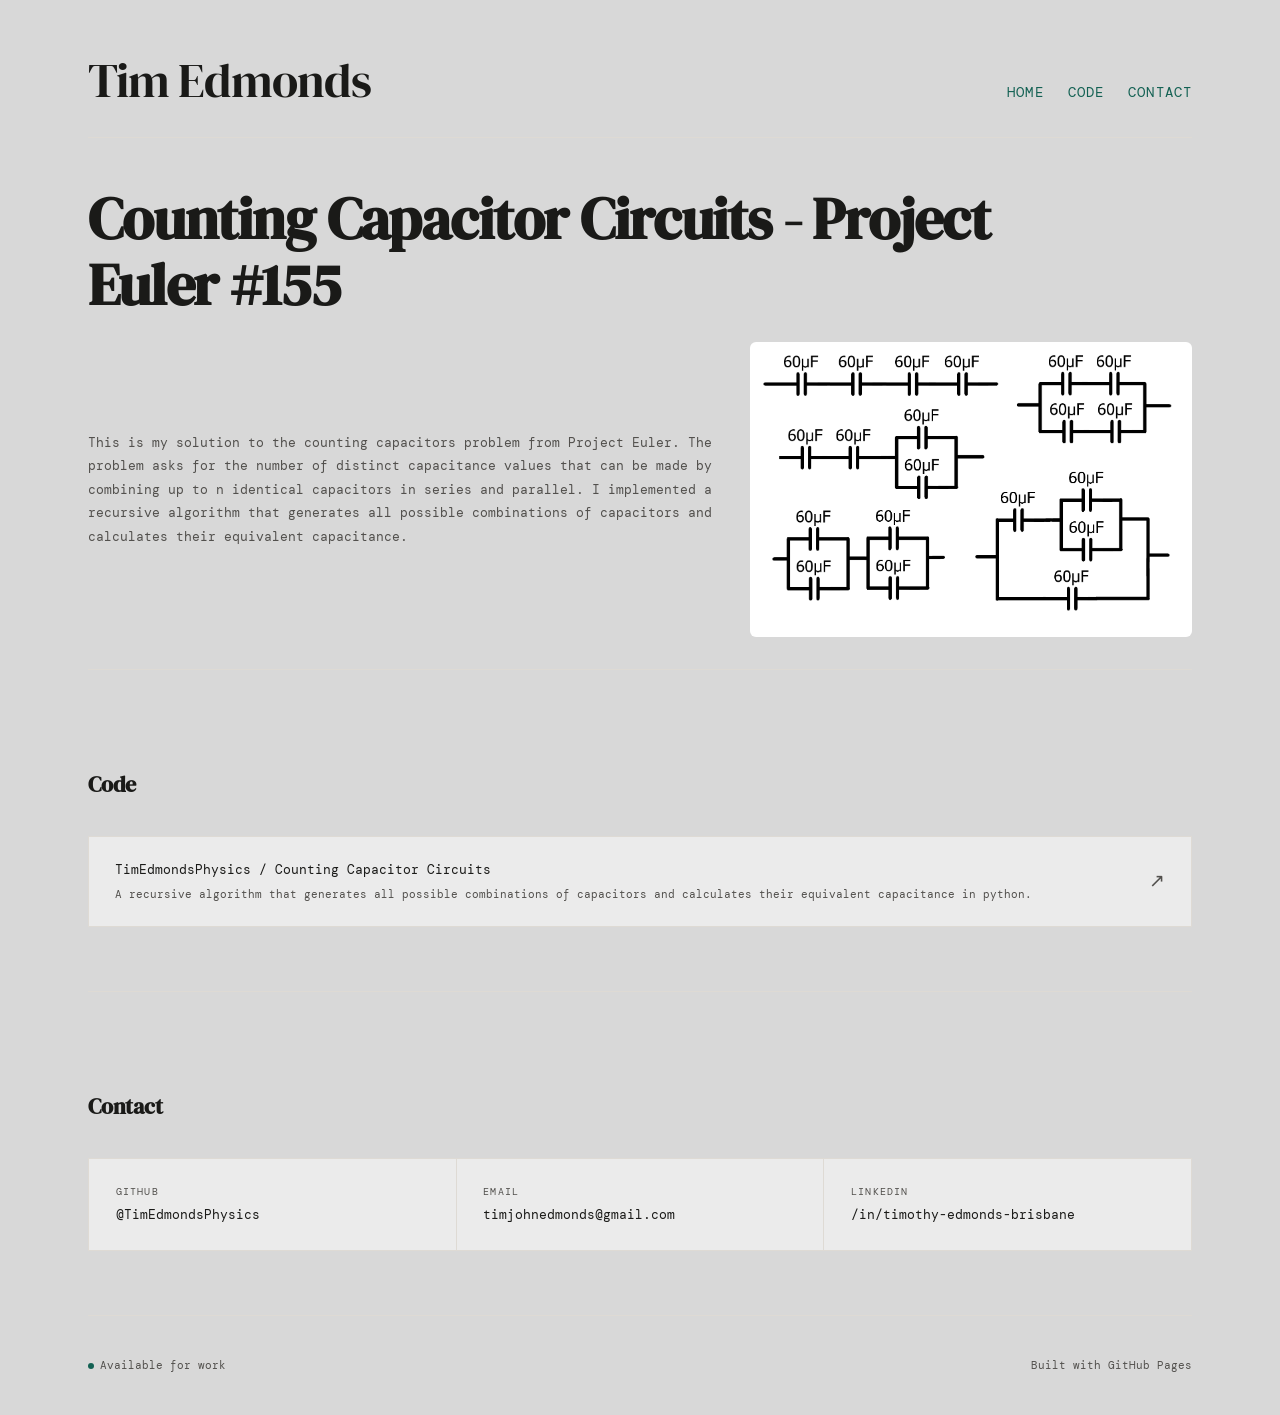
<file: ProjEuler_Capacitors.html>
<!DOCTYPE html>
<html lang="en">
<head>
  <meta charset="UTF-8" />
  <meta name="viewport" content="width=device-width, initial-scale=1.0" />
  <title>Tim Edmonds - Capacitor Counting</title>
  <link rel="icon" type="image/svg+xml" sizes="any" href="/favicon.svg">
  <link rel="preconnect" href="https://fonts.googleapis.com" />
  <link rel="preconnect" href="https://fonts.gstatic.com" crossorigin />
  <link href="https://fonts.googleapis.com/css2?family=DM+Serif+Display:ital@0;1&family=DM+Mono:wght@300;400&display=swap" rel="stylesheet" />
  <link rel="stylesheet" href="style.css" />
</head>
<body>

  <div class="container">

    <!-- Header -->
    <header>
      <div class="header-inner">
        <a href="https://timedmondsphysics.github.io/" style="text-decoration: none; color: inherit;" class="site-name">Tim Edmonds</a>
        <nav>
          <a href="https://timedmondsphysics.github.io/">Home</a>
          <a href="#code">Code</a>
          <a href="#contact">Contact</a>
        </nav>
      </div>
    </header>

    <!-- Hero -->
    <section class="hero" id="home">
      <h1>Counting Capacitor Circuits - Project Euler #155</h1>
      <div class="description-content">
      <p>
        This is my solution to the counting capacitors problem from Project Euler.
        The problem asks for the number of distinct capacitance values that can be made by combining up to n identical capacitors in series and parallel.
        I implemented a recursive algorithm that generates all possible combinations of capacitors and calculates their equivalent capacitance.
      </p>
        <div class="project-images">
          <img src="./media/capacitor/capacitor_circuit_2.png" alt="Capacitor Circuit Examples" class="project-image" />
        </div>
      </div>
    </section>

    <section class="section" id="code">
      <div class="section-header">
        <h2 class="section-title">Code</h2>
      </div>
      <a href="https://github.com/timedmondsphysics/timedmondsphysics.github.io/blob/main/preu155.py" class="repo-link" target="_blank">
        <div>
          <p class="repo-link-title">TimEdmondsPhysics / Counting Capacitor Circuits</p>
          <p class="repo-link-desc">A recursive algorithm that generates all possible combinations of capacitors and calculates their equivalent capacitance in python.</p>
        </div>
        <span class="repo-link-arrow">↗</span>
      </a>
    </section>

    <!-- Contact -->
    <section class="section" id="contact">
      <div class="section-header">
        <h2 class="section-title">Contact</h2>
      </div>
      <div class="contact-grid">
        <a href="https://github.com/TimEdmondsPhysics" class="contact-item" target="_blank">
          <p class="contact-item-label">GitHub</p>
          <p class="contact-item-value">@TimEdmondsPhysics</p>
        </a>
        <a href="mailto:timjohnedmonds@gmail.com" class="contact-item">
          <p class="contact-item-label">Email</p>
          <p class="contact-item-value">timjohnedmonds@gmail.com</p>
        </a>
        <a href="https://www.linkedin.com/in/timothy-edmonds-brisbane/" class="contact-item" target="_blank">
          <p class="contact-item-label">LinkedIn</p>
          <p class="contact-item-value">/in/timothy-edmonds-brisbane</p>
        </a>
      </div>
    </section>

    <!-- Footer -->
    <footer>
      <p><span class="footer-dot"></span>Available for work</p>
      <p>Built with GitHub Pages</p>
    </footer>

  </div>

</body>
</html>
</file>
<file: style.css>
*, *::before, *::after { box-sizing: border-box; margin: 0; padding: 0; }

    :root {
      --bg:             #d8d8d8;
      --ink:            #1a1a18;
      --muted:          #52504d;
      --accent:         #136153;
      --line:           #dedad4;
      --card-bg-hover:  #ffffff;
      --card-bg:        #ebebeb;
      --target-area:      135000;
    }

    html { scroll-behavior: smooth; }

    body {
      background: var(--bg);
      color: var(--ink);
      font-family: 'DM Mono', monospace;
      font-size: 14px;
      line-height: 1.7;
      min-height: 100vh;
    }

    /* ── Layout ── */
    .container {
      /* Increased width for wider layouts */
      max-width: 1200px;
      margin: 0 auto;
      padding: 0 3rem;
    }

    /* ── Header ── */
    header {
      padding: 3.5rem 0 2rem;
      border-bottom: 1px solid var(--line);
      animation: fadeUp 0.6s ease both;
    }

    .header-inner {
      display: flex;
      align-items: baseline;
      justify-content: space-between;
      flex-wrap: wrap;
      gap: 1rem;
    }

    .site-name {
      font-family: 'DM Serif Display', serif;
      font-size: clamp(2rem, 6vw, 3rem);
      letter-spacing: -0.02em;
      line-height: 1;
    }

    .site-name span {
      color: var(--accent);
    }

    nav {
      display: flex;
      gap: 1.5rem;
    }

    nav a {
      color: var(--accent);
      text-decoration: none;
      font-size: 14px;
      letter-spacing: 0.08em;
      text-transform: uppercase;
      transition: color 0.2s;
    }

    nav a:hover { color: var(--ink); }

    /* ── Hero ── */
    .hero {
      padding: 3rem 0 2rem;   /* reduce from 5rem 0 4rem */
      animation: fadeUp 0.7s 0.1s ease both;
    }

    .hero p.hero-label {
      font-size: 16px;
      letter-spacing: 0.14em;
      text-transform: uppercase;
      color: var(--accent);
      margin-bottom: 1.2rem;
      font-weight: bold;
    }

    .hero p {
      color: var(--muted);
      max-width: 720px;
      font-size: 13px;
      line-height: 1.8;
    }

    .hero h1 {
      font-family: 'DM Serif Display', serif;
      font-size: clamp(2rem, 7vw, 3.6rem);
      line-height: 1.15;
      letter-spacing: -0.02em;
      max-width: 920px;
      margin-bottom: 1.5rem;
    }

    .hero h1 em {
      font-style: italic;
      color: var(--muted);
    }

    .cta-row {
      margin-top: 2.5rem;
      display: flex;
      align-items: center;
      gap: 1.5rem;
      flex-wrap: wrap;
    }

    .btn {
      display: inline-flex;
      align-items: center;
      gap: 0.5rem;
      background: var(--ink);
      color: var(--bg);
      text-decoration: none;
      padding: 0.7rem 1.4rem;
      font-family: 'DM Mono', monospace;
      font-size: 12px;
      letter-spacing: 0.06em;
      transition: background 0.2s, transform 0.15s;
    }

    .btn:hover { background: var(--accent); transform: translateY(-1px); }

    /* ── Section ── */
    .section {
      padding: 4rem 0;
      border-top: 1px solid var(--line);
    }

    .section-header {
      display: flex;
      align-items: baseline;
      gap: 1rem;
      margin: 2rem 0;
    }

    .section-title {
      font-family: 'DM Serif Display', serif;
      font-size: 1.4rem;
      letter-spacing: -0.01em;
    }

    .section-count {
      font-size: 11px;
      color: var(--muted);
      letter-spacing: 0.08em;
    }

    /* ── Projects ── */
    .projects-grid {
      display: grid;
      gap: 1px;
      background: var(--line);
      border: 1px solid var(--line);
    }

    .projects-grid + .projects-grid {
      margin-top: 2rem;
    }

    .project-card {
      background: var(--card-bg);
      padding: 1.8rem;
      display: flex;
      flex-direction: row;
      align-items: start;
      gap: 1rem;
      transition: background 0.2s, border-color 0.15s;
      text-decoration: none;
      color: inherit;
      border: 1px solid transparent;
      position: relative;
    }

    .project-card > div:first-child {
      flex: 1;
    }

    .project-images {
      display: flex;
      flex-direction: row;
      gap: 0.5rem;
      flex-shrink: 1;    /* allow it to shrink */
      min-width: 0;      /* prevents flex overflow */
      max-width: 100%;   /* hard cap */
    }

    .project-images img,
    .project-images video {
      display: flex;
      max-width: 100%;
      height: auto;        /* let height follow width on small screens */
      max-height: 400px;   /* keep the desktop cap */
      width: auto;
      object-fit: contain;
      border-radius: 6px;
    }

    .project-card:hover {
      background: var(--card-bg-hover);
      border-color: var(--accent);
      color: var(--ink);
    }

    .project-card:hover .project-arrow { transform: translate(3px, -3px); color: var(--accent); }

    .project-tag {
      font-size: 10px;
      letter-spacing: 0.12em;
      text-transform: uppercase;
      color: var(--accent);
      margin-bottom: 0.5rem;
    }

    .project-name {
      font-family: 'DM Serif Display', serif;
      font-size: 1.15rem;
      margin-bottom: 0.4rem;
    }

    .project-desc {
      font-size: 12px;
      color: var(--muted);
      line-height: 1.7;
    }

    .project-meta {
      margin-top: 1rem;
      display: flex;
      gap: 1rem;
      font-size: 11px;
      color: var(--muted);
    }

    .project-arrow {
      font-size: 1.1rem;
      color: var(--line);
      transition: transform 0.2s, color 0.2s;
      position: absolute;
      top: 0.75rem;
      right: 0.75rem;
    }

    /* ── Description Pages ── */
    
    .description-content {
      display: flex;
      flex-direction: row;
      gap: 2rem;
      align-items: center;
      flex-wrap: wrap;
    }

    .description-content > * {
      min-width: 0;
    }

    .description-content p {
      max-width: none;
    }

    .description-content > :not(.project-images) {
      flex: 1 1 0;
      min-width: 240px;
    }

    .description-content .project-images {
      flex: 0 1 40%;
      min-width: 240px;
      max-width: 40%;
      width: 40%;
    }

    .description-content .project-images video {
      width: 100%;
      height: auto;
      max-width: 100%;
    }

    .description-content + .description-content {
      margin-top: 2rem;
    }

    @media (max-width: 960px) {
      .description-content .project-images {
        flex: 0 1 60%;
        max-width: 60%;
        width: 60%;
      }
    }

    @media (max-width: 720px) {
      .description-content {
        flex-direction: column;
        align-items: center;
      }

      .description-content .project-images {
        flex: 0 1 90%;
        min-width: 0;
        max-width: 420px;
        width: 90%;
        margin: 0 auto;
      }
    }

    /* ── Skills ── */
    .skills-list {
      display: flex;
      flex-wrap: wrap;
      gap: 0.5rem;
    }

    .skill-tag {
      border: 1px solid var(--line);
      padding: 0.3rem 0.75rem;
      font-size: 11px;
      letter-spacing: 0.06em;
      color: var(--muted);
      background: var(--card-bg);
    }

    /* ── Contact ── */
    .contact-grid {
      display: grid;
      grid-template-columns: repeat(auto-fit, minmax(180px, 1fr));
      gap: 1px;
      background: var(--line);
      border: 1px solid var(--line);
    }

    .contact-item {
      background: var(--card-bg);
      padding: 1.4rem 1.6rem;
      text-decoration: none;
      color: inherit;
      border: 1px solid transparent;
      transition: background 0.2s, border-color 0.15s;
    }

    .contact-item:hover {
      background: var(--card-bg-hover);
      border-color: var(--accent);
    }

    .contact-item-label {
      font-size: 10px;
      letter-spacing: 0.12em;
      text-transform: uppercase;
      color: var(--muted);
      margin-bottom: 0.3rem;
    }

    .contact-item-value {
      font-size: 13px;
      color: var(--ink);
    }

    /* ── Gallery ── */
    .gallery-grid {
      display: grid;
      grid-template-columns: repeat(2, 1fr);  /* fixed 2 columns */
      gap: 1.5rem;
      margin: 0 auto;          /* centres the grid within the section */
    }

    .gallery-item {
      display: flex;
      flex-direction: column;
      gap: 0.2rem;
    }

    .gallery-item img,
    .gallery-item video {
      width: 100%;
      height: auto;
      max-height: 1000px;   /* optional: prevents very tall portrait images */
      object-fit: contain; /* use contain instead of cover to avoid cropping */
      border-radius: 6px;
      display: block;
    }

    .gallery-item figcaption {
      font-size: 11px;
      color: var(--muted);
      letter-spacing: 0.04em;
      line-height: 1.5;
      padding: 0 0.25rem;
      text-align: center;
    }

    /* ── Repo Link ── */
    .repo-link {
      display: flex;
      width: 100%;                         /* fills the container */
      align-items: center;
      justify-content: space-between;
      gap: 1rem;
      padding: 1.4rem 1.6rem;
      background: var(--card-bg);
      border: 1px solid var(--line);
      text-decoration: none;
      color: inherit;
      transition: background 0.2s, border-color 0.15s;
    }

    .repo-link:hover {
      background: var(--card-bg-hover);
      border-color: var(--accent);
    }

    .repo-link-title {
      font-family: 'DM Mono', monospace;
      font-size: 13px;
      color: var(--ink);
      margin-bottom: 0.3rem;
    }

    .repo-link-desc {
      font-size: 11px;
      color: var(--muted);
      line-height: 1.6;
    }

    .repo-link-arrow {
      font-size: 1.2rem;
      color: var(--muted);
      flex-shrink: 0;
      transition: transform 0.2s, color 0.2s;
    }

    .repo-link:hover .repo-link-arrow {
      transform: translate(3px, -3px);
      color: var(--accent);
    }

    /* ── Footer ── */
    footer {
      padding: 2.5rem 0;
      border-top: 1px solid var(--line);
      display: flex;
      justify-content: space-between;
      align-items: center;
      flex-wrap: wrap;
      gap: 1rem;
    }

    footer p { font-size: 11px; color: var(--muted); }

    .footer-dot {
      width: 6px; height: 6px;
      border-radius: 50%;
      background: var(--accent);
      display: inline-block;
      margin-right: 0.4rem;
      animation: pulse 2s infinite;
    }

    /* ── Animations ── */
    @keyframes fadeUp {
      from { opacity: 0; transform: translateY(18px); }
      to   { opacity: 1; transform: translateY(0); }
    }

    @keyframes pulse {
      0%, 100% { opacity: 1; }
      50%       { opacity: 0.3; }
    }

    .section { animation: fadeUp 0.6s ease both; }
    .section:nth-of-type(1) { animation-delay: 0.2s; }
    .section:nth-of-type(2) { animation-delay: 0.3s; }
    .section:nth-of-type(3) { animation-delay: 0.4s; }

    @media (max-width: 520px) {
      .header-inner { flex-direction: column; }
      .project-card { flex-direction: column; }
      .project-arrow { display: none; }
    }
</file>
